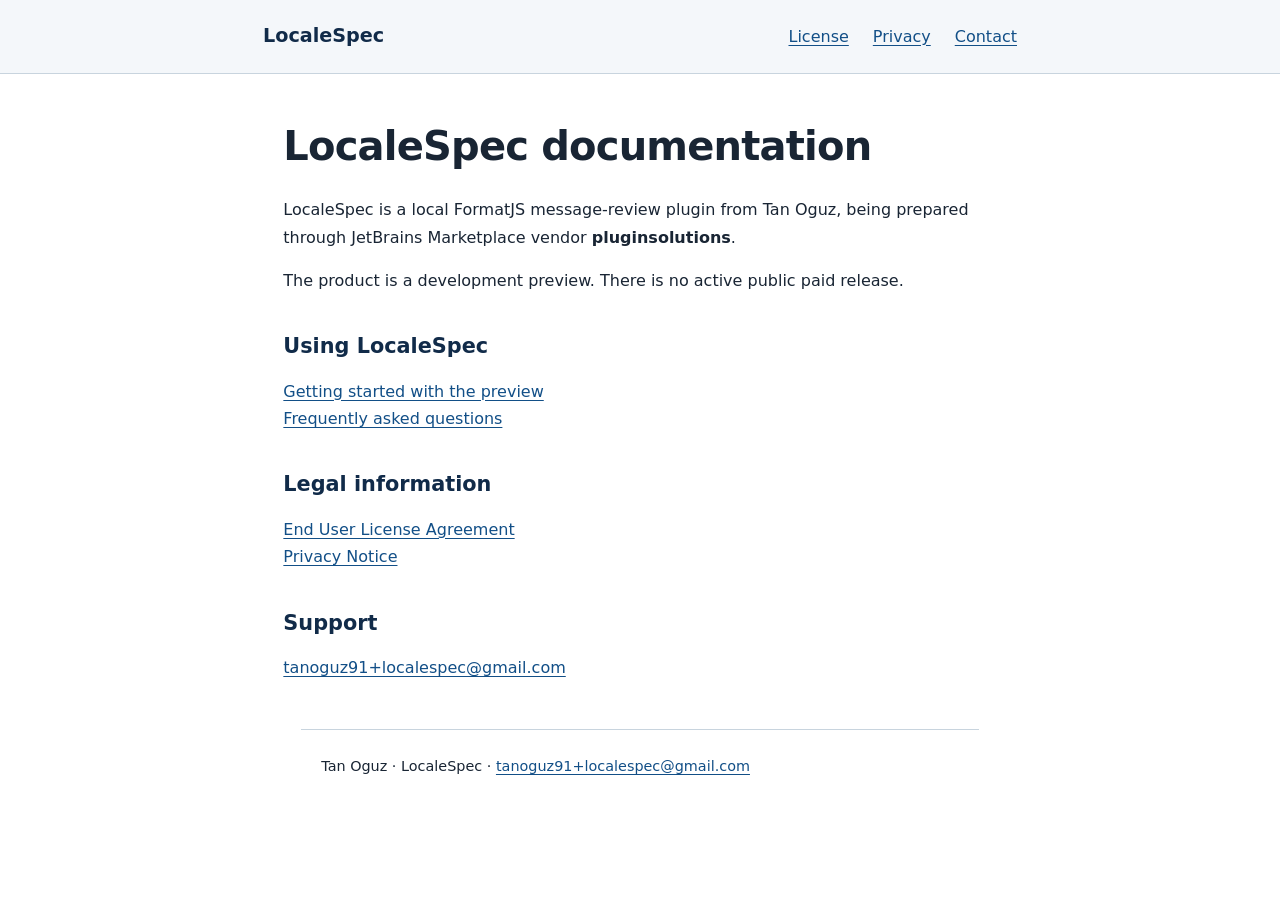
<file: index.html>
<!doctype html>
<html lang="en"><head><meta charset="utf-8"><meta name="viewport" content="width=device-width,initial-scale=1"><title>Documentation · LocaleSpec</title><meta name="description" content="LocaleSpec development preview documentation and support."><link rel="icon" type="image/svg+xml" href="data:image/svg+xml,%3Csvg%20xmlns%3D%22http%3A%2F%2Fwww.w3.org%2F2000%2Fsvg%22%20viewBox%3D%220%200%2032%2032%22%3E%3Crect%20width%3D%2232%22%20height%3D%2232%22%20rx%3D%225%22%20fill%3D%22%23112b49%22%2F%3E%3Ctext%20x%3D%229%22%20y%3D%2224%22%20font-family%3D%22sans-serif%22%20font-size%3D%2224%22%20fill%3D%22white%22%3EL%3C%2Ftext%3E%3C%2Fsvg%3E"><link rel="stylesheet" href="style.css"></head><body><header><nav aria-label="Main"><a class="brand" href="index.html">LocaleSpec</a><a href="eula.html">License</a><a href="privacy.html">Privacy</a><a href="mailto:tanoguz91+localespec@gmail.com">Contact</a></nav></header><main><h1>LocaleSpec documentation</h1><p>LocaleSpec is a local FormatJS message-review plugin from Tan Oguz, being prepared through JetBrains Marketplace vendor <strong>pluginsolutions</strong>.</p><p>The product is a development preview. There is no active public paid release.</p><h2>Using LocaleSpec</h2><p><a href="getting-started.html">Getting started with the preview</a><br><a href="faq.html">Frequently asked questions</a></p><h2>Legal information</h2><p><a href="eula.html">End User License Agreement</a><br><a href="privacy.html">Privacy Notice</a></p><h2>Support</h2><p><a href="mailto:tanoguz91+localespec@gmail.com">tanoguz91+localespec@gmail.com</a></p></main><footer>Tan Oguz · LocaleSpec · <a href="mailto:tanoguz91+localespec@gmail.com">tanoguz91+localespec@gmail.com</a></footer></body></html>
</file>
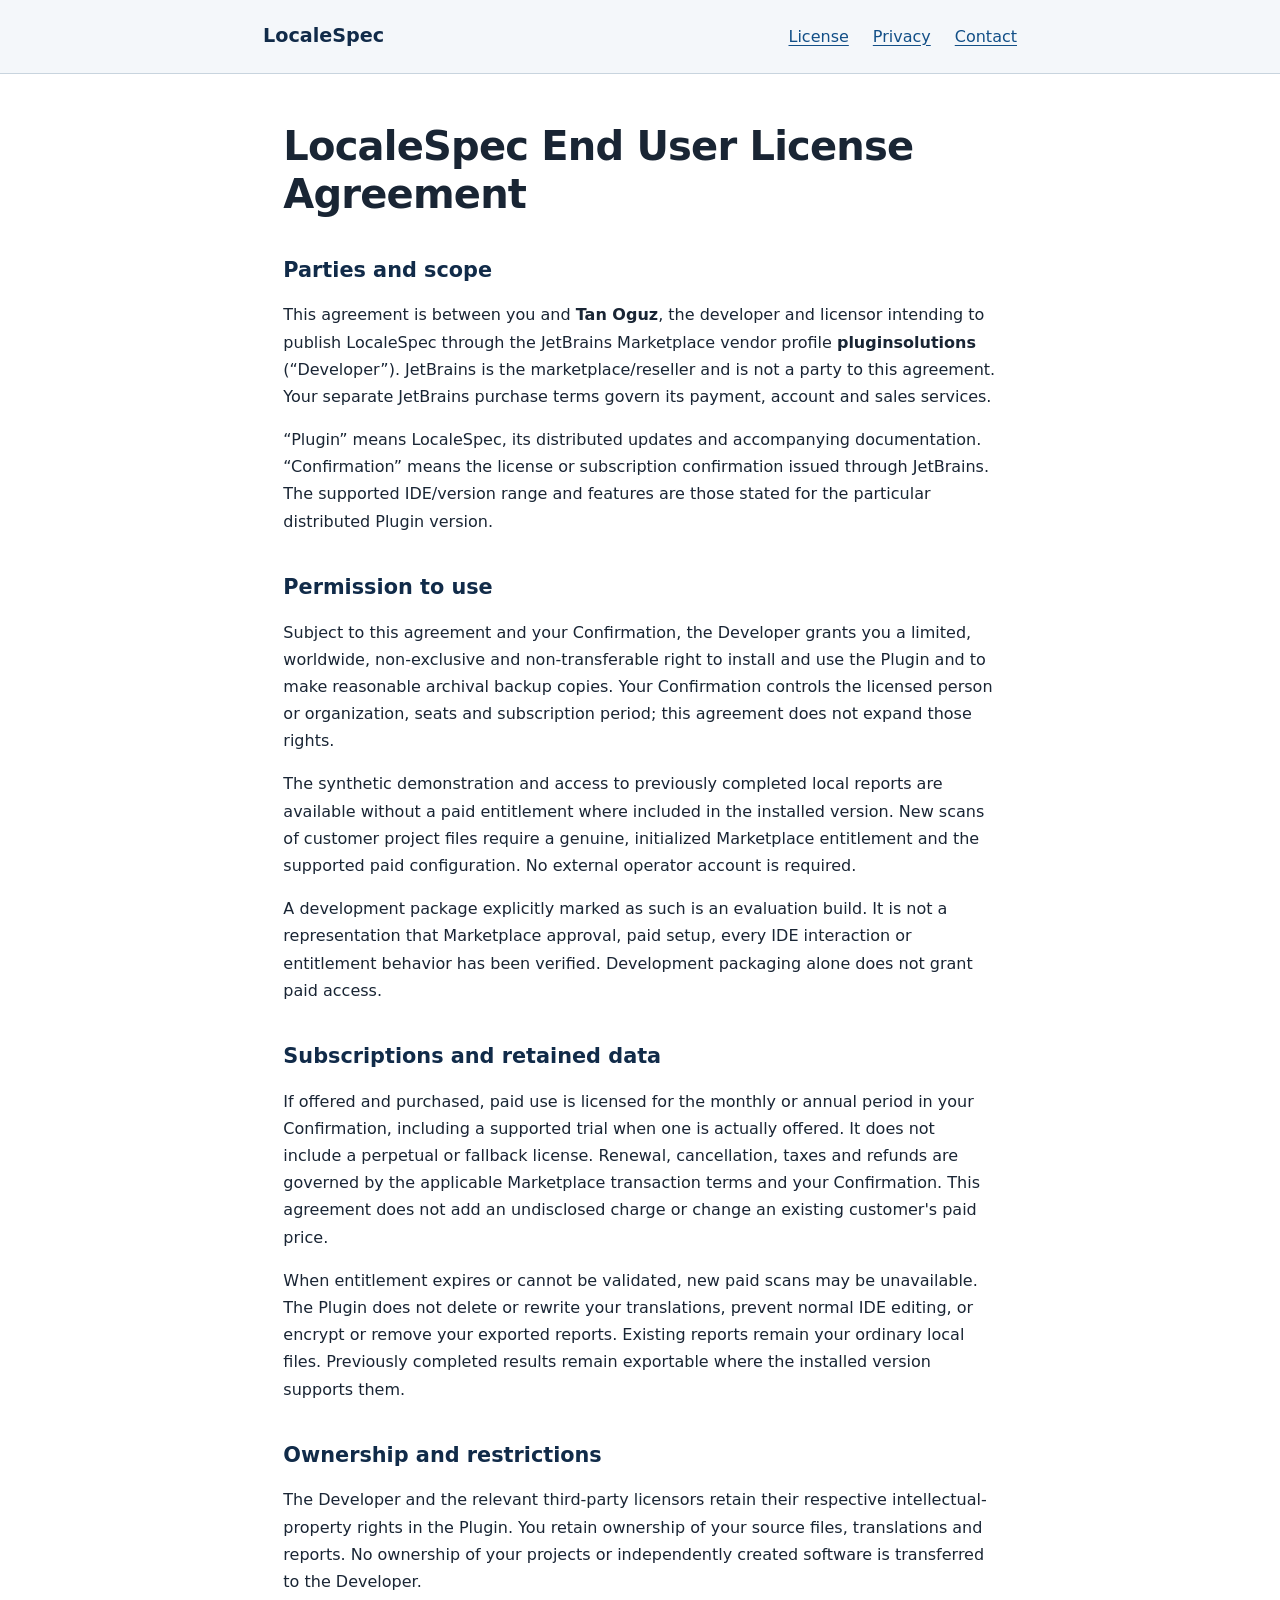
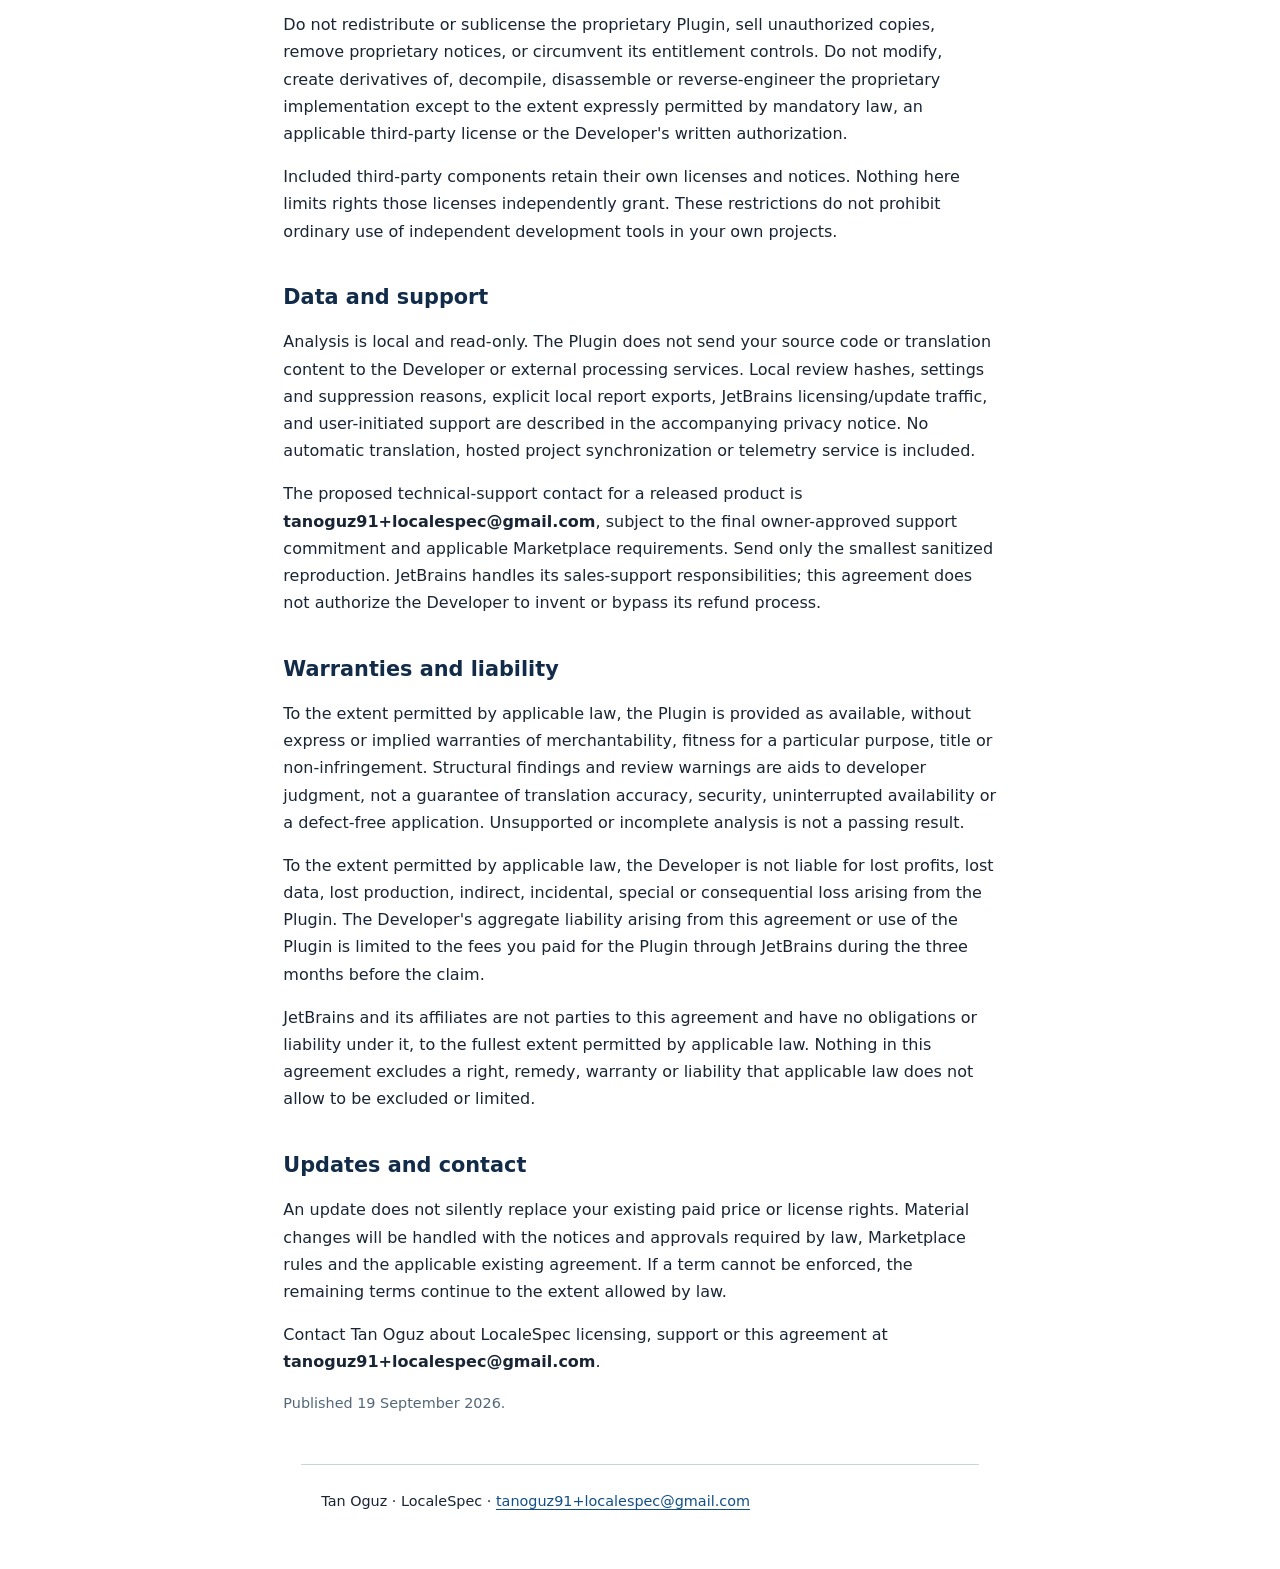
<file: eula.html>
<!doctype html>
<html lang="en"><head><meta charset="utf-8"><meta name="viewport" content="width=device-width,initial-scale=1"><title>End User License Agreement · LocaleSpec</title><meta name="description" content="LocaleSpec end user license agreement, provided by Tan Oguz."><link rel="icon" type="image/svg+xml" href="data:image/svg+xml,%3Csvg%20xmlns%3D%22http%3A%2F%2Fwww.w3.org%2F2000%2Fsvg%22%20viewBox%3D%220%200%2032%2032%22%3E%3Crect%20width%3D%2232%22%20height%3D%2232%22%20rx%3D%225%22%20fill%3D%22%23112b49%22%2F%3E%3Ctext%20x%3D%229%22%20y%3D%2224%22%20font-family%3D%22sans-serif%22%20font-size%3D%2224%22%20fill%3D%22white%22%3EL%3C%2Ftext%3E%3C%2Fsvg%3E"><link rel="stylesheet" href="style.css"></head><body><header><nav aria-label="Main"><a class="brand" href="index.html">LocaleSpec</a><a href="eula.html">License</a><a href="privacy.html">Privacy</a><a href="mailto:tanoguz91+localespec@gmail.com">Contact</a></nav></header><main><h1>LocaleSpec End User License Agreement</h1>
<h2>Parties and scope</h2>
<p>This agreement is between you and <strong>Tan Oguz</strong>, the developer and licensor intending to publish LocaleSpec through the JetBrains Marketplace vendor profile <strong>pluginsolutions</strong> (“Developer”). JetBrains is the marketplace/reseller and is not a party to this agreement. Your separate JetBrains purchase terms govern its payment, account and sales services.</p>
<p>“Plugin” means LocaleSpec, its distributed updates and accompanying documentation. “Confirmation” means the license or subscription confirmation issued through JetBrains. The supported IDE/version range and features are those stated for the particular distributed Plugin version.</p>
<h2>Permission to use</h2>
<p>Subject to this agreement and your Confirmation, the Developer grants you a limited, worldwide, non-exclusive and non-transferable right to install and use the Plugin and to make reasonable archival backup copies. Your Confirmation controls the licensed person or organization, seats and subscription period; this agreement does not expand those rights.</p>
<p>The synthetic demonstration and access to previously completed local reports are available without a paid entitlement where included in the installed version. New scans of customer project files require a genuine, initialized Marketplace entitlement and the supported paid configuration. No external operator account is required.</p>
<p>A development package explicitly marked as such is an evaluation build. It is not a representation that Marketplace approval, paid setup, every IDE interaction or entitlement behavior has been verified. Development packaging alone does not grant paid access.</p>
<h2>Subscriptions and retained data</h2>
<p>If offered and purchased, paid use is licensed for the monthly or annual period in your Confirmation, including a supported trial when one is actually offered. It does not include a perpetual or fallback license. Renewal, cancellation, taxes and refunds are governed by the applicable Marketplace transaction terms and your Confirmation. This agreement does not add an undisclosed charge or change an existing customer's paid price.</p>
<p>When entitlement expires or cannot be validated, new paid scans may be unavailable. The Plugin does not delete or rewrite your translations, prevent normal IDE editing, or encrypt or remove your exported reports. Existing reports remain your ordinary local files. Previously completed results remain exportable where the installed version supports them.</p>
<h2>Ownership and restrictions</h2>
<p>The Developer and the relevant third-party licensors retain their respective intellectual-property rights in the Plugin. You retain ownership of your source files, translations and reports. No ownership of your projects or independently created software is transferred to the Developer.</p>
<p>Do not redistribute or sublicense the proprietary Plugin, sell unauthorized copies, remove proprietary notices, or circumvent its entitlement controls. Do not modify, create derivatives of, decompile, disassemble or reverse-engineer the proprietary implementation except to the extent expressly permitted by mandatory law, an applicable third-party license or the Developer's written authorization.</p>
<p>Included third-party components retain their own licenses and notices. Nothing here limits rights those licenses independently grant. These restrictions do not prohibit ordinary use of independent development tools in your own projects.</p>
<h2>Data and support</h2>
<p>Analysis is local and read-only. The Plugin does not send your source code or translation content to the Developer or external processing services. Local review hashes, settings and suppression reasons, explicit local report exports, JetBrains licensing/update traffic, and user-initiated support are described in the accompanying privacy notice. No automatic translation, hosted project synchronization or telemetry service is included.</p>
<p>The proposed technical-support contact for a released product is <strong>tanoguz91+localespec@gmail.com</strong>, subject to the final owner-approved support commitment and applicable Marketplace requirements. Send only the smallest sanitized reproduction. JetBrains handles its sales-support responsibilities; this agreement does not authorize the Developer to invent or bypass its refund process.</p>
<h2>Warranties and liability</h2>
<p>To the extent permitted by applicable law, the Plugin is provided as available, without express or implied warranties of merchantability, fitness for a particular purpose, title or non-infringement. Structural findings and review warnings are aids to developer judgment, not a guarantee of translation accuracy, security, uninterrupted availability or a defect-free application. Unsupported or incomplete analysis is not a passing result.</p>
<p>To the extent permitted by applicable law, the Developer is not liable for lost profits, lost data, lost production, indirect, incidental, special or consequential loss arising from the Plugin. The Developer's aggregate liability arising from this agreement or use of the Plugin is limited to the fees you paid for the Plugin through JetBrains during the three months before the claim.</p>
<p>JetBrains and its affiliates are not parties to this agreement and have no obligations or liability under it, to the fullest extent permitted by applicable law. Nothing in this agreement excludes a right, remedy, warranty or liability that applicable law does not allow to be excluded or limited.</p>
<h2>Updates and contact</h2>
<p>An update does not silently replace your existing paid price or license rights. Material changes will be handled with the notices and approvals required by law, Marketplace rules and the applicable existing agreement. If a term cannot be enforced, the remaining terms continue to the extent allowed by law.</p>
<p>Contact Tan Oguz about LocaleSpec licensing, support or this agreement at <strong>tanoguz91+localespec@gmail.com</strong>.</p><p class="meta">Published 19 September 2026.</p></main><footer>Tan Oguz · LocaleSpec · <a href="mailto:tanoguz91+localespec@gmail.com">tanoguz91+localespec@gmail.com</a></footer></body></html>
</file>
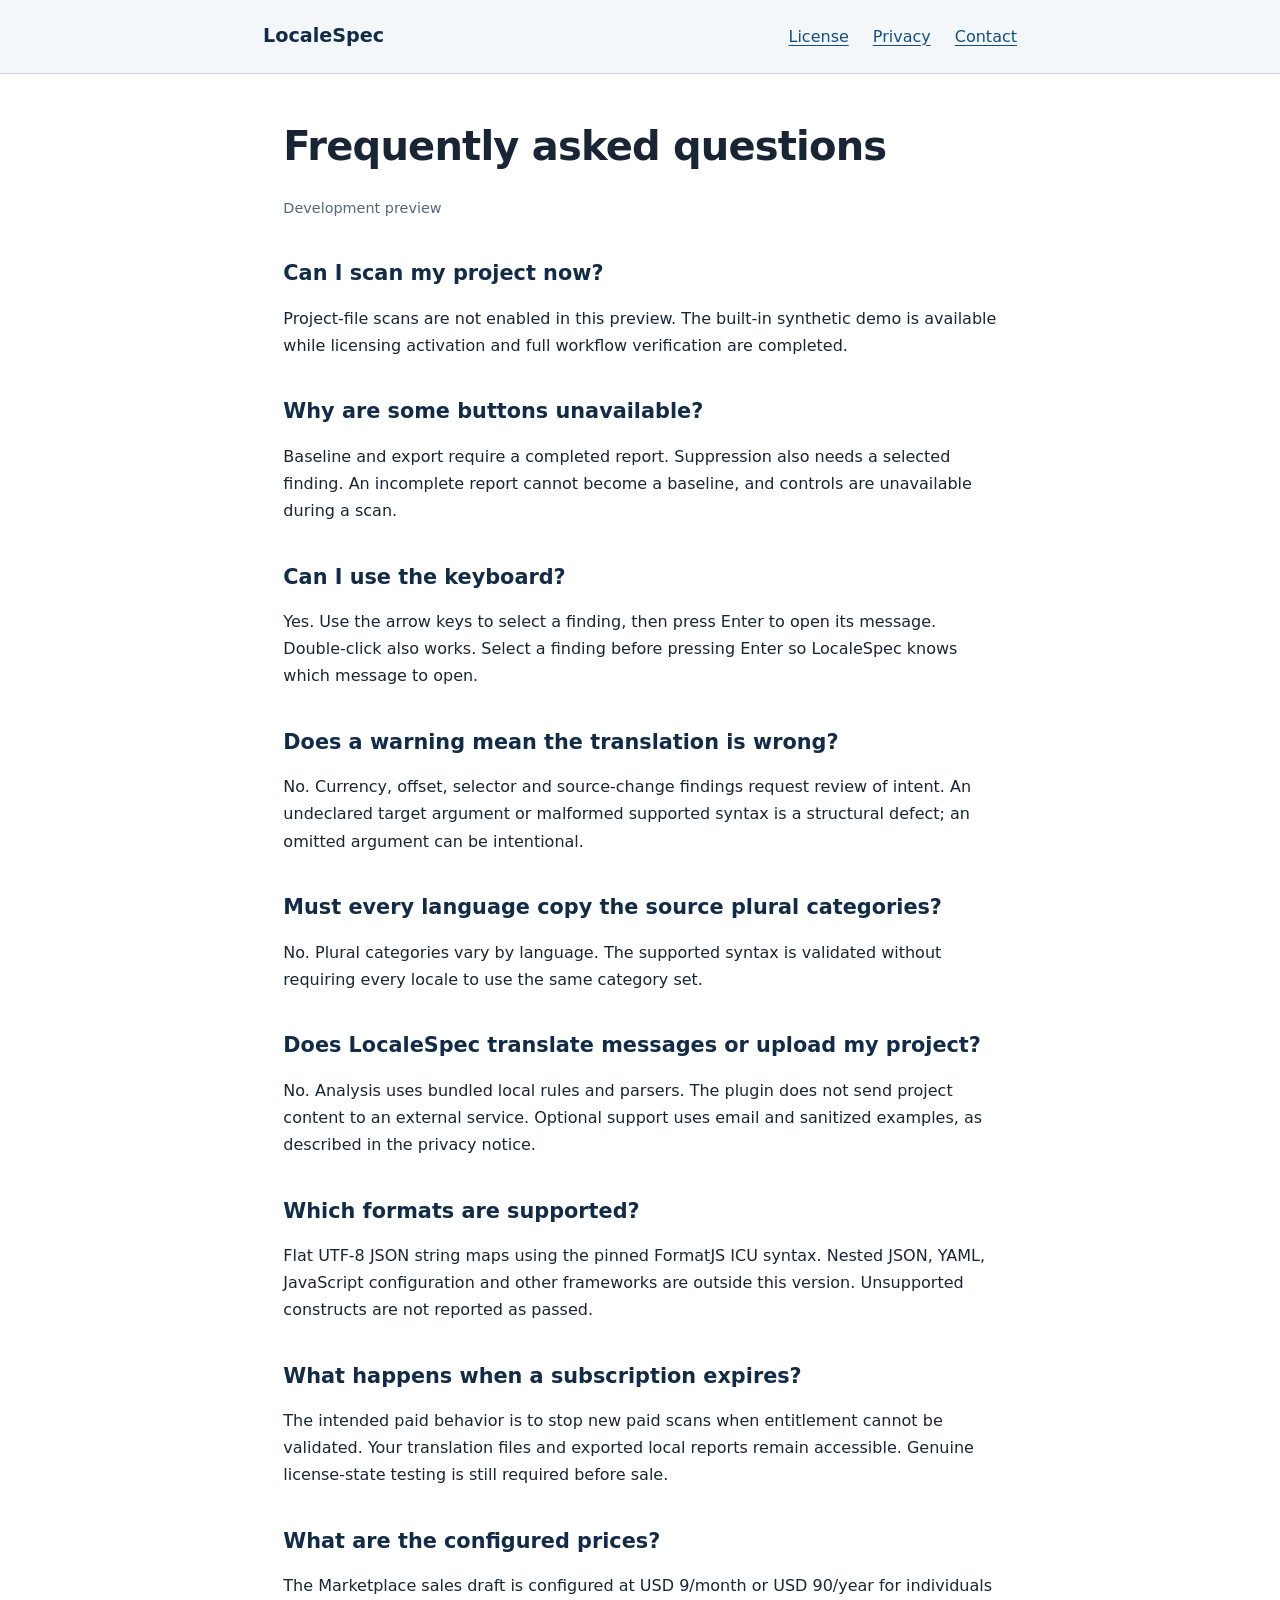
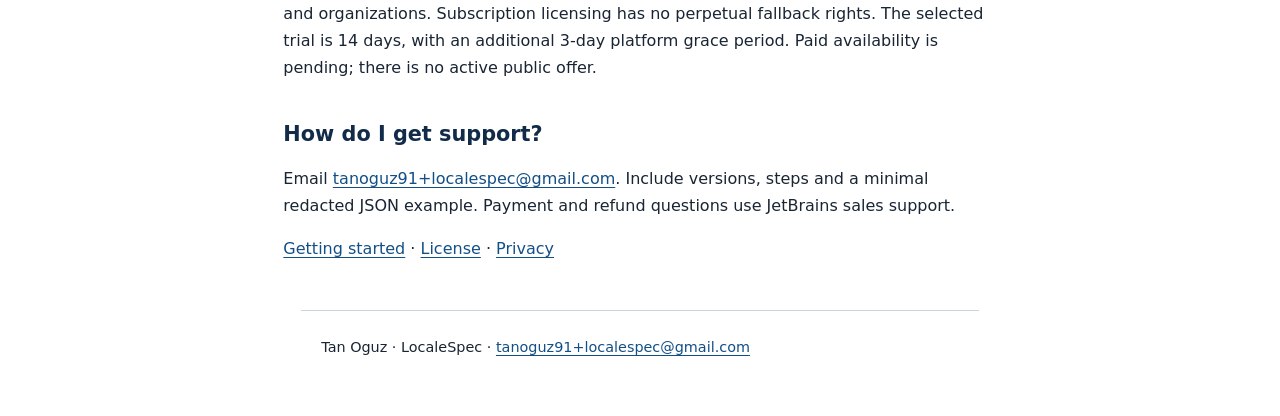
<file: faq.html>
<!doctype html>
<html lang="en"><head><meta charset="utf-8"><meta name="viewport" content="width=device-width,initial-scale=1"><title>Frequently asked questions · LocaleSpec</title><meta name="description" content="LocaleSpec development preview documentation and support."><link rel="icon" type="image/svg+xml" href="data:image/svg+xml,%3Csvg%20xmlns%3D%22http%3A%2F%2Fwww.w3.org%2F2000%2Fsvg%22%20viewBox%3D%220%200%2032%2032%22%3E%3Crect%20width%3D%2232%22%20height%3D%2232%22%20rx%3D%225%22%20fill%3D%22%23112b49%22%2F%3E%3Ctext%20x%3D%229%22%20y%3D%2224%22%20font-family%3D%22sans-serif%22%20font-size%3D%2224%22%20fill%3D%22white%22%3EL%3C%2Ftext%3E%3C%2Fsvg%3E"><link rel="stylesheet" href="style.css"></head><body><header><nav aria-label="Main"><a class="brand" href="index.html">LocaleSpec</a><a href="eula.html">License</a><a href="privacy.html">Privacy</a><a href="mailto:tanoguz91+localespec@gmail.com">Contact</a></nav></header><main><h1>Frequently asked questions</h1><p class="meta">Development preview</p><h2>Can I scan my project now?</h2><p>Project-file scans are not enabled in this preview. The built-in synthetic demo is available while licensing activation and full workflow verification are completed.</p><h2>Why are some buttons unavailable?</h2><p>Baseline and export require a completed report. Suppression also needs a selected finding. An incomplete report cannot become a baseline, and controls are unavailable during a scan.</p><h2>Can I use the keyboard?</h2><p>Yes. Use the arrow keys to select a finding, then press Enter to open its message. Double-click also works. Select a finding before pressing Enter so LocaleSpec knows which message to open.</p><h2>Does a warning mean the translation is wrong?</h2><p>No. Currency, offset, selector and source-change findings request review of intent. An undeclared target argument or malformed supported syntax is a structural defect; an omitted argument can be intentional.</p><h2>Must every language copy the source plural categories?</h2><p>No. Plural categories vary by language. The supported syntax is validated without requiring every locale to use the same category set.</p><h2>Does LocaleSpec translate messages or upload my project?</h2><p>No. Analysis uses bundled local rules and parsers. The plugin does not send project content to an external service. Optional support uses email and sanitized examples, as described in the privacy notice.</p><h2>Which formats are supported?</h2><p>Flat UTF-8 JSON string maps using the pinned FormatJS ICU syntax. Nested JSON, YAML, JavaScript configuration and other frameworks are outside this version. Unsupported constructs are not reported as passed.</p><h2>What happens when a subscription expires?</h2><p>The intended paid behavior is to stop new paid scans when entitlement cannot be validated. Your translation files and exported local reports remain accessible. Genuine license-state testing is still required before sale.</p><h2>What are the configured prices?</h2><p>The Marketplace sales draft is configured at USD 9/month or USD 90/year for individuals and organizations. Subscription licensing has no perpetual fallback rights. The selected trial is 14 days, with an additional 3-day platform grace period. Paid availability is pending; there is no active public offer.</p><h2>How do I get support?</h2><p>Email <a href="mailto:tanoguz91+localespec@gmail.com">tanoguz91+localespec@gmail.com</a>. Include versions, steps and a minimal redacted JSON example. Payment and refund questions use JetBrains sales support.</p><p><a href="getting-started.html">Getting started</a> · <a href="eula.html">License</a> · <a href="privacy.html">Privacy</a></p></main><footer>Tan Oguz · LocaleSpec · <a href="mailto:tanoguz91+localespec@gmail.com">tanoguz91+localespec@gmail.com</a></footer></body></html>
</file>
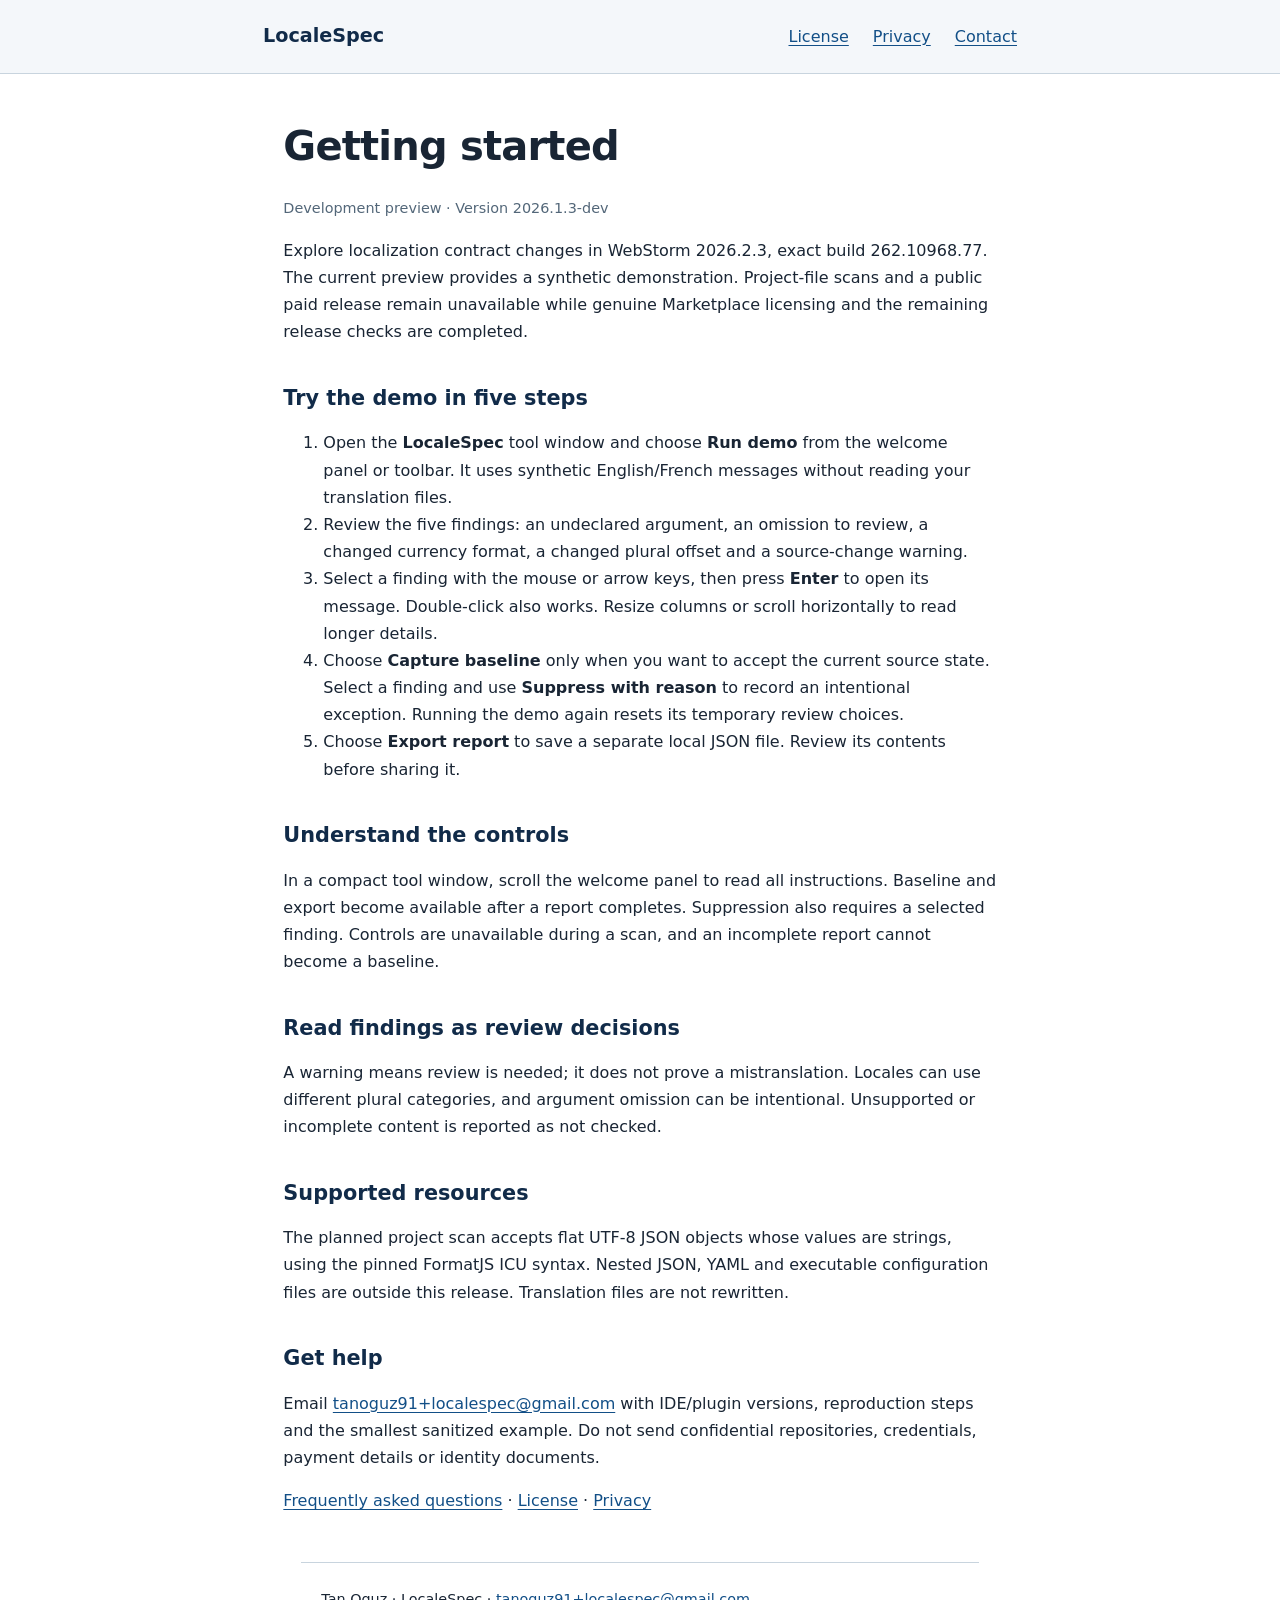
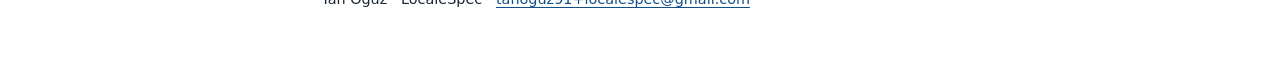
<file: getting-started.html>
<!doctype html>
<html lang="en"><head><meta charset="utf-8"><meta name="viewport" content="width=device-width,initial-scale=1"><title>Getting started · LocaleSpec</title><meta name="description" content="LocaleSpec development preview documentation and support."><link rel="icon" type="image/svg+xml" href="data:image/svg+xml,%3Csvg%20xmlns%3D%22http%3A%2F%2Fwww.w3.org%2F2000%2Fsvg%22%20viewBox%3D%220%200%2032%2032%22%3E%3Crect%20width%3D%2232%22%20height%3D%2232%22%20rx%3D%225%22%20fill%3D%22%23112b49%22%2F%3E%3Ctext%20x%3D%229%22%20y%3D%2224%22%20font-family%3D%22sans-serif%22%20font-size%3D%2224%22%20fill%3D%22white%22%3EL%3C%2Ftext%3E%3C%2Fsvg%3E"><link rel="stylesheet" href="style.css"></head><body><header><nav aria-label="Main"><a class="brand" href="index.html">LocaleSpec</a><a href="eula.html">License</a><a href="privacy.html">Privacy</a><a href="mailto:tanoguz91+localespec@gmail.com">Contact</a></nav></header><main><h1>Getting started</h1><p class="meta">Development preview · Version 2026.1.3-dev</p><p>Explore localization contract changes in WebStorm 2026.2.3, exact build 262.10968.77. The current preview provides a synthetic demonstration. Project-file scans and a public paid release remain unavailable while genuine Marketplace licensing and the remaining release checks are completed.</p><h2>Try the demo in five steps</h2><ol><li>Open the <strong>LocaleSpec</strong> tool window and choose <strong>Run demo</strong> from the welcome panel or toolbar. It uses synthetic English/French messages without reading your translation files.</li><li>Review the five findings: an undeclared argument, an omission to review, a changed currency format, a changed plural offset and a source-change warning.</li><li>Select a finding with the mouse or arrow keys, then press <strong>Enter</strong> to open its message. Double-click also works. Resize columns or scroll horizontally to read longer details.</li><li>Choose <strong>Capture baseline</strong> only when you want to accept the current source state. Select a finding and use <strong>Suppress with reason</strong> to record an intentional exception. Running the demo again resets its temporary review choices.</li><li>Choose <strong>Export report</strong> to save a separate local JSON file. Review its contents before sharing it.</li></ol><h2>Understand the controls</h2><p>In a compact tool window, scroll the welcome panel to read all instructions. Baseline and export become available after a report completes. Suppression also requires a selected finding. Controls are unavailable during a scan, and an incomplete report cannot become a baseline.</p><h2>Read findings as review decisions</h2><p>A warning means review is needed; it does not prove a mistranslation. Locales can use different plural categories, and argument omission can be intentional. Unsupported or incomplete content is reported as not checked.</p><h2>Supported resources</h2><p>The planned project scan accepts flat UTF-8 JSON objects whose values are strings, using the pinned FormatJS ICU syntax. Nested JSON, YAML and executable configuration files are outside this release. Translation files are not rewritten.</p><h2>Get help</h2><p>Email <a href="mailto:tanoguz91+localespec@gmail.com">tanoguz91+localespec@gmail.com</a> with IDE/plugin versions, reproduction steps and the smallest sanitized example. Do not send confidential repositories, credentials, payment details or identity documents.</p><p><a href="faq.html">Frequently asked questions</a> · <a href="eula.html">License</a> · <a href="privacy.html">Privacy</a></p></main><footer>Tan Oguz · LocaleSpec · <a href="mailto:tanoguz91+localespec@gmail.com">tanoguz91+localespec@gmail.com</a></footer></body></html>
</file>
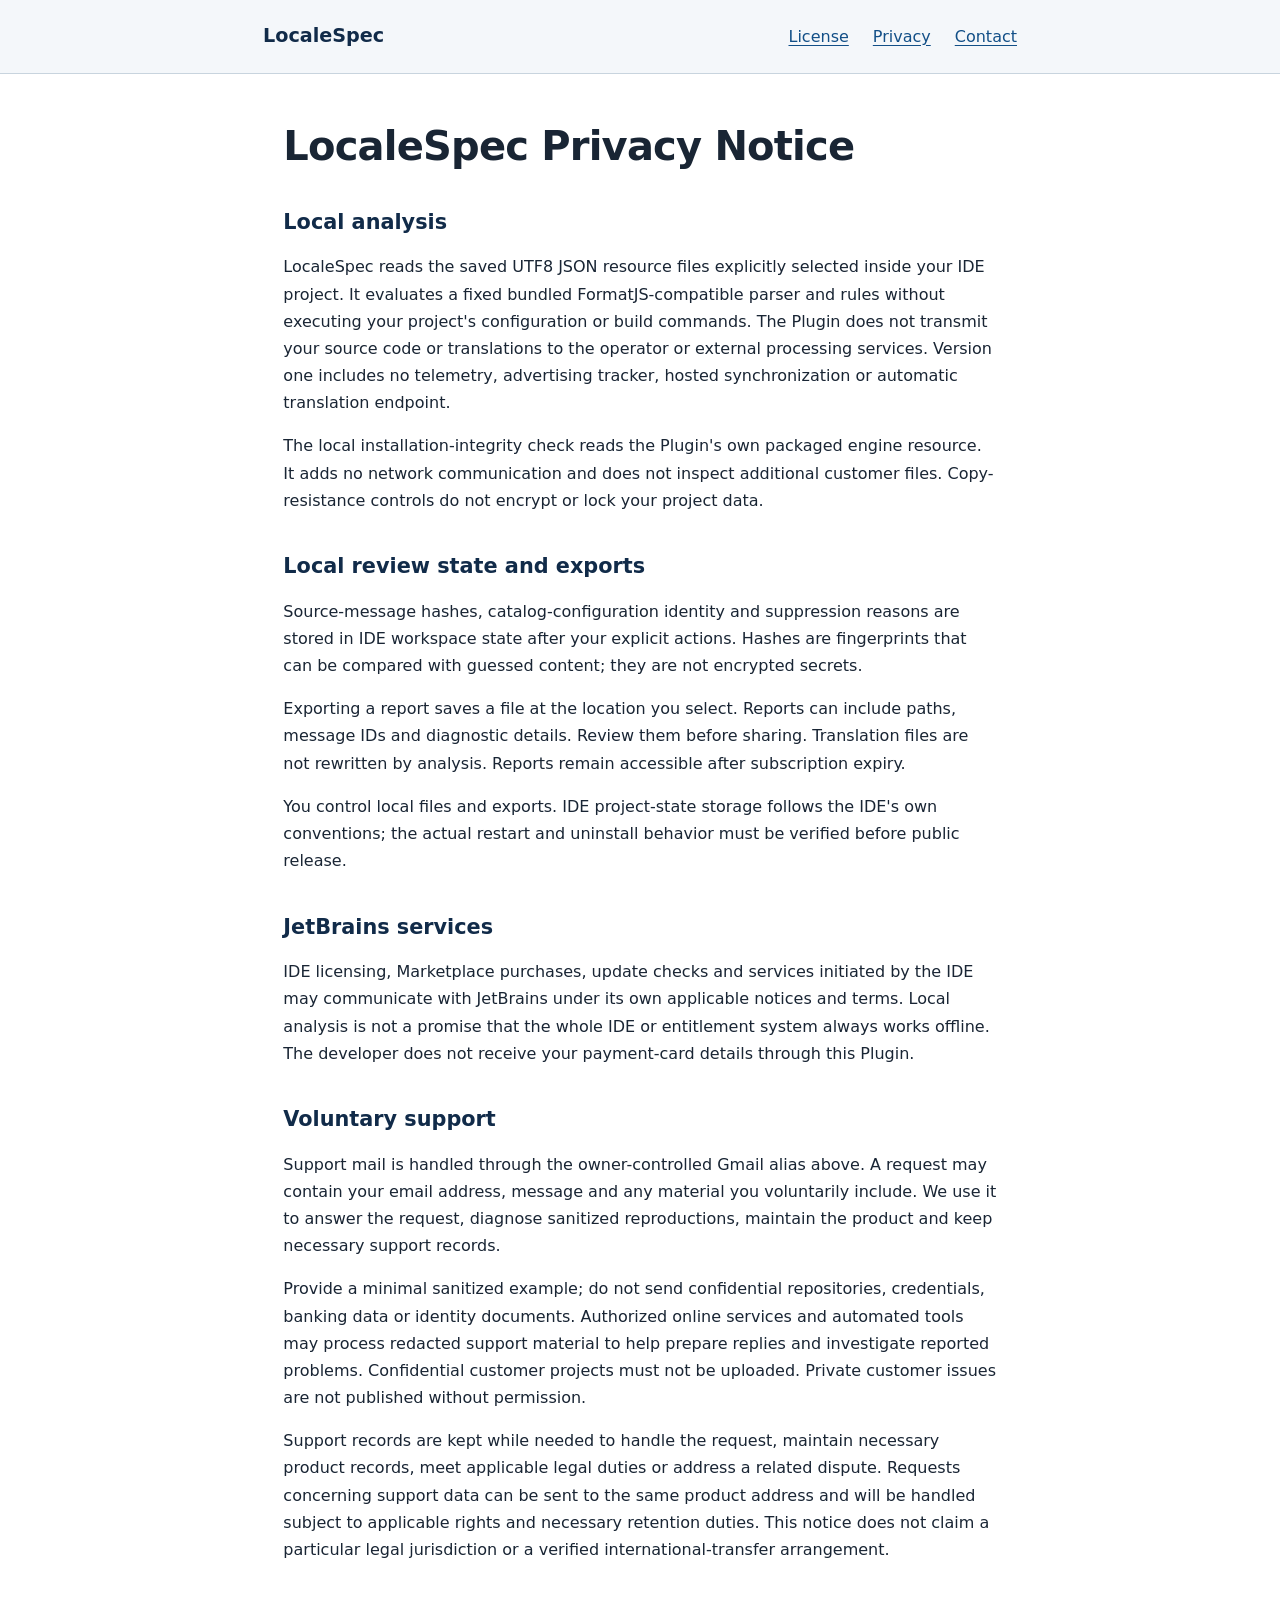
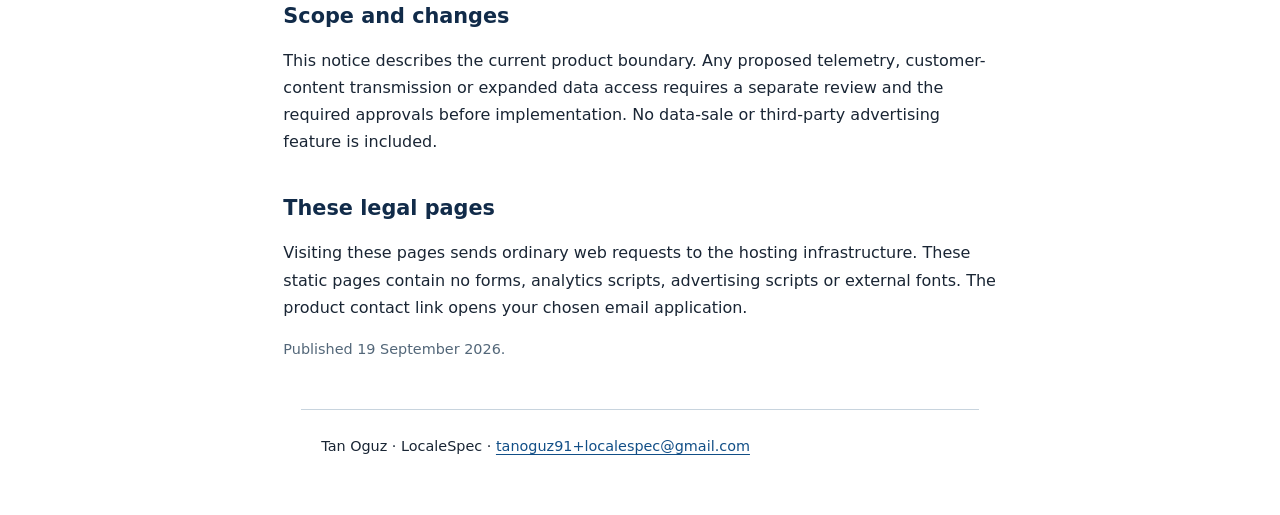
<file: privacy.html>
<!doctype html>
<html lang="en"><head><meta charset="utf-8"><meta name="viewport" content="width=device-width,initial-scale=1"><title>Privacy Notice · LocaleSpec</title><meta name="description" content="LocaleSpec privacy notice, provided by Tan Oguz."><link rel="icon" type="image/svg+xml" href="data:image/svg+xml,%3Csvg%20xmlns%3D%22http%3A%2F%2Fwww.w3.org%2F2000%2Fsvg%22%20viewBox%3D%220%200%2032%2032%22%3E%3Crect%20width%3D%2232%22%20height%3D%2232%22%20rx%3D%225%22%20fill%3D%22%23112b49%22%2F%3E%3Ctext%20x%3D%229%22%20y%3D%2224%22%20font-family%3D%22sans-serif%22%20font-size%3D%2224%22%20fill%3D%22white%22%3EL%3C%2Ftext%3E%3C%2Fsvg%3E"><link rel="stylesheet" href="style.css"></head><body><header><nav aria-label="Main"><a class="brand" href="index.html">LocaleSpec</a><a href="eula.html">License</a><a href="privacy.html">Privacy</a><a href="mailto:tanoguz91+localespec@gmail.com">Contact</a></nav></header><main><h1>LocaleSpec Privacy Notice</h1>
<h2>Local analysis</h2>
<p>LocaleSpec reads the saved UTF8 JSON resource files explicitly selected inside your IDE project. It evaluates a fixed bundled FormatJS-compatible parser and rules without executing your project's configuration or build commands. The Plugin does not transmit your source code or translations to the operator or external processing services. Version one includes no telemetry, advertising tracker, hosted synchronization or automatic translation endpoint.</p>
<p>The local installation-integrity check reads the Plugin's own packaged engine resource. It adds no network communication and does not inspect additional customer files. Copy-resistance controls do not encrypt or lock your project data.</p>
<h2>Local review state and exports</h2>
<p>Source-message hashes, catalog-configuration identity and suppression reasons are stored in IDE workspace state after your explicit actions. Hashes are fingerprints that can be compared with guessed content; they are not encrypted secrets.</p>
<p>Exporting a report saves a file at the location you select. Reports can include paths, message IDs and diagnostic details. Review them before sharing. Translation files are not rewritten by analysis. Reports remain accessible after subscription expiry.</p>
<p>You control local files and exports. IDE project-state storage follows the IDE's own conventions; the actual restart and uninstall behavior must be verified before public release.</p>
<h2>JetBrains services</h2>
<p>IDE licensing, Marketplace purchases, update checks and services initiated by the IDE may communicate with JetBrains under its own applicable notices and terms. Local analysis is not a promise that the whole IDE or entitlement system always works offline. The developer does not receive your payment-card details through this Plugin.</p>
<h2>Voluntary support</h2>
<p>Support mail is handled through the owner-controlled Gmail alias above. A request may contain your email address, message and any material you voluntarily include. We use it to answer the request, diagnose sanitized reproductions, maintain the product and keep necessary support records.</p>
<p>Provide a minimal sanitized example; do not send confidential repositories, credentials, banking data or identity documents. Authorized online services and automated tools may process redacted support material to help prepare replies and investigate reported problems. Confidential customer projects must not be uploaded. Private customer issues are not published without permission.</p>
<p>Support records are kept while needed to handle the request, maintain necessary product records, meet applicable legal duties or address a related dispute. Requests concerning support data can be sent to the same product address and will be handled subject to applicable rights and necessary retention duties. This notice does not claim a particular legal jurisdiction or a verified international-transfer arrangement.</p>
<h2>Scope and changes</h2>
<p>This notice describes the current product boundary. Any proposed telemetry, customer-content transmission or expanded data access requires a separate review and the required approvals before implementation. No data-sale or third-party advertising feature is included.</p>
<h2>These legal pages</h2>
<p>Visiting these pages sends ordinary web requests to the hosting infrastructure. These static pages contain no forms, analytics scripts, advertising scripts or external fonts. The product contact link opens your chosen email application.</p><p class="meta">Published 19 September 2026.</p></main><footer>Tan Oguz · LocaleSpec · <a href="mailto:tanoguz91+localespec@gmail.com">tanoguz91+localespec@gmail.com</a></footer></body></html>
</file>
<file: style.css>
:root{color-scheme:light;font-family:system-ui,-apple-system,"Segoe UI",sans-serif;color:#192534;background:#fff}*{box-sizing:border-box}body{margin:0;font-size:1rem;line-height:1.7}header{border-bottom:1px solid #c8d4de;background:#f4f7fa}nav{max-width:78ch;margin:auto;padding:1.25rem;display:flex;gap:1.5rem;flex-wrap:wrap;align-items:center}.brand{font-weight:750;font-size:1.2rem;color:#112b49;text-decoration:none;margin-right:auto}a{color:#124f87;text-underline-offset:.2em}a:hover{text-decoration-thickness:.15em}a:focus-visible{outline:3px solid #1d79c4;outline-offset:5px}main{max-width:74ch;margin:3rem auto;padding:0 1.25rem}h1{font-size:clamp(1.8rem,4vw,2.5rem);line-height:1.2;letter-spacing:-.02em}h2{font-size:1.3rem;line-height:1.35;margin-top:2.4rem;color:#112b49}p{margin:1rem 0}.meta{color:#536779;font-size:.9rem}footer{max-width:74ch;margin:3rem auto 2rem;padding:1.5rem 1.25rem;border-top:1px solid #c8d4de;font-size:.9rem}strong{font-weight:650}@media(max-width:480px){nav{gap:1rem}.brand{width:100%}main{margin-top:2rem}}
</file>
